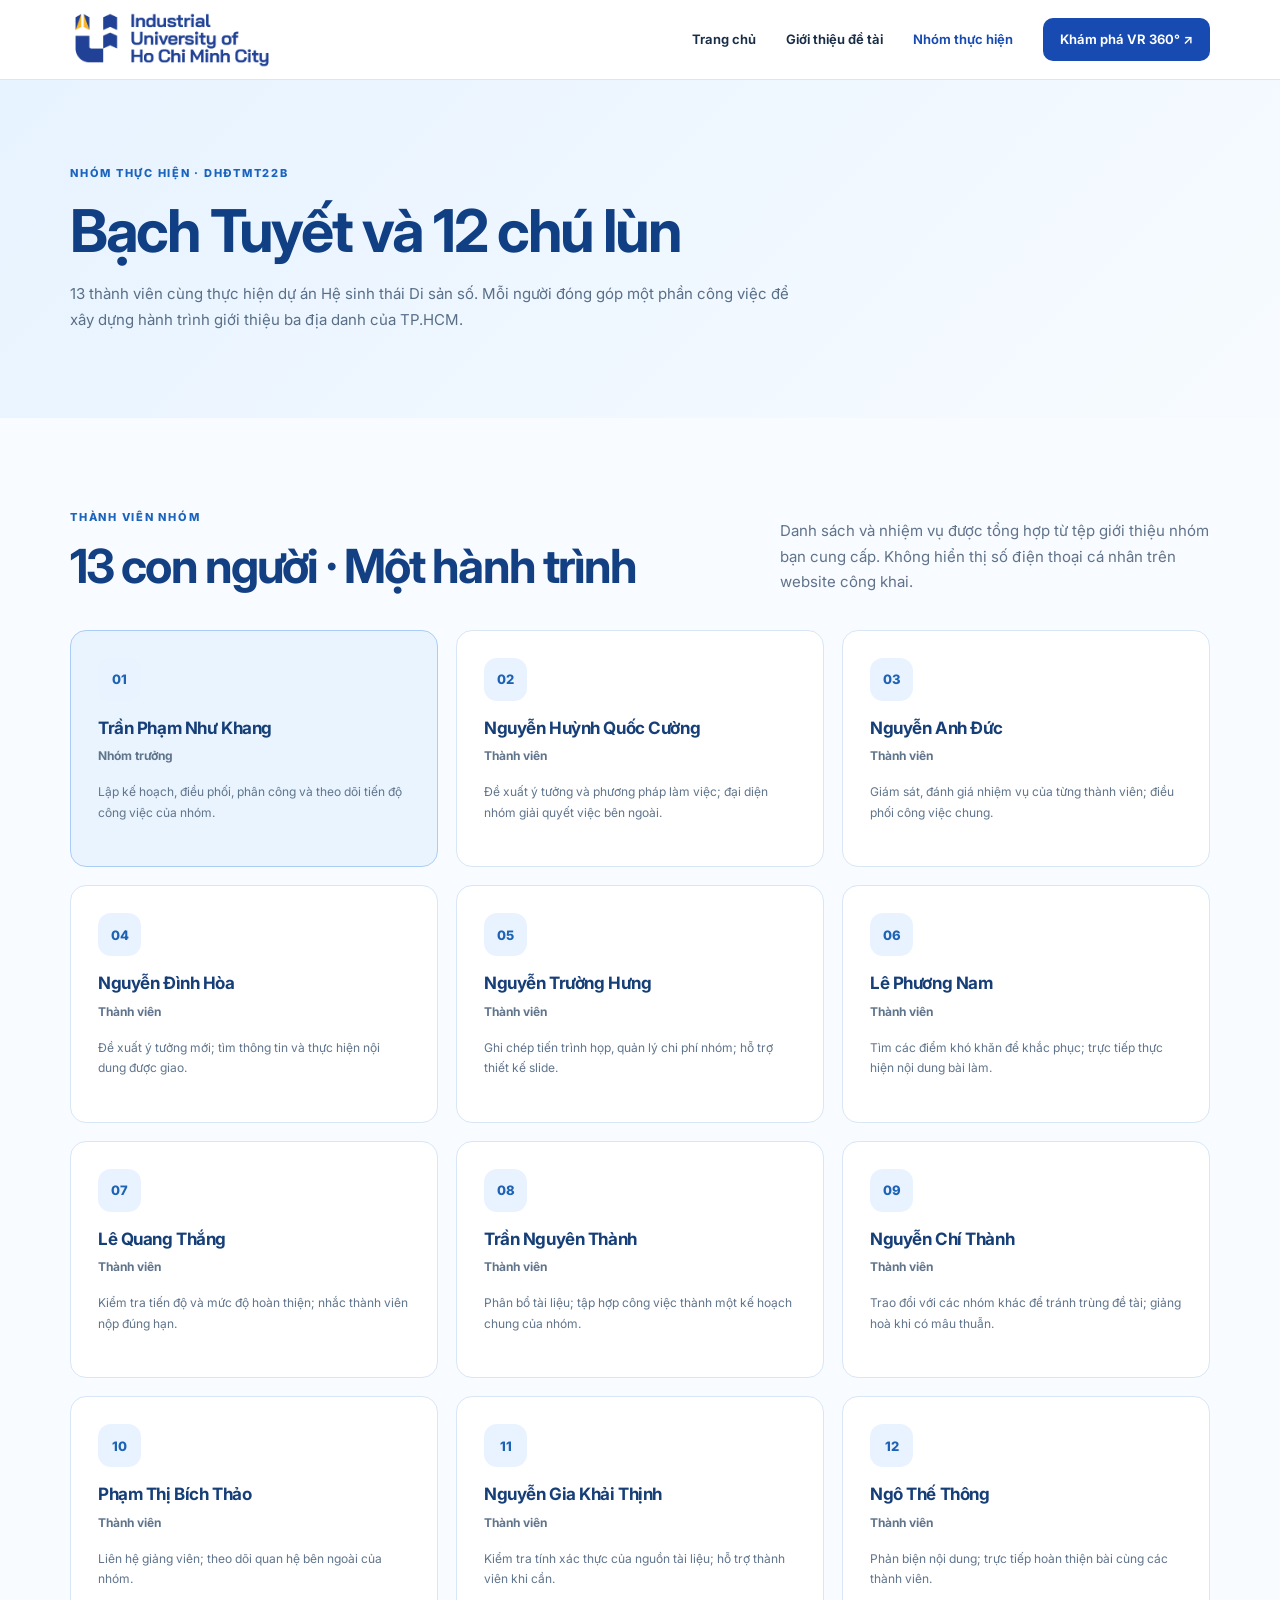
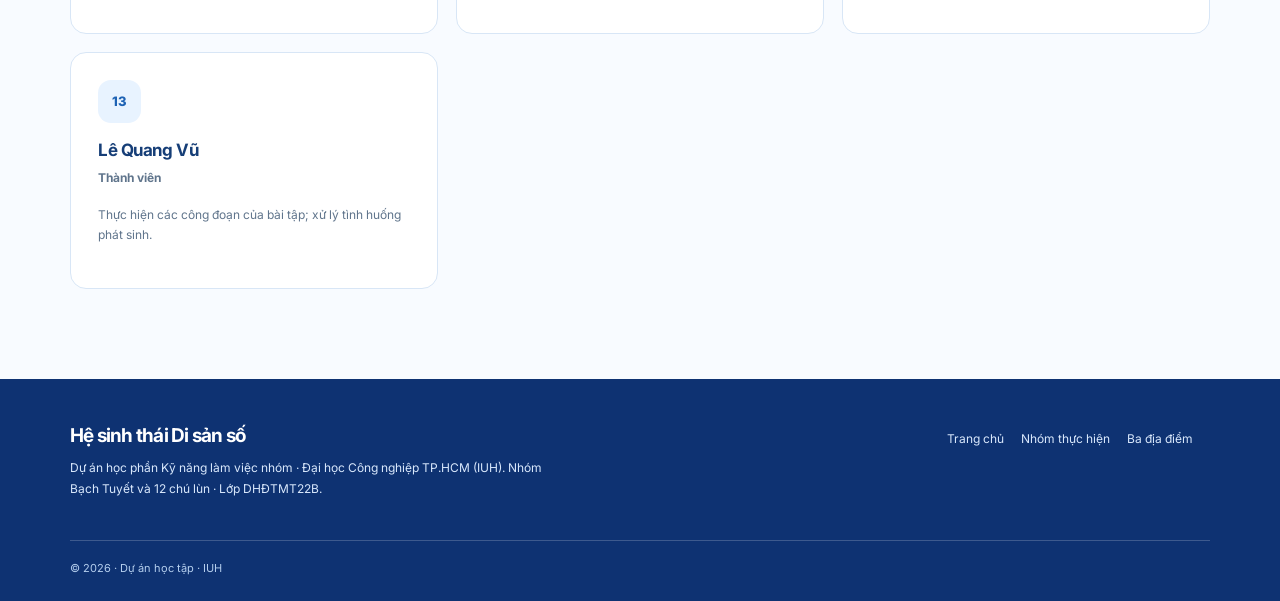
<file: nhom.html>
<!doctype html><html lang="vi"><head><meta charset="utf-8"><meta name="viewport" content="width=device-width,initial-scale=1"><meta name="description" content="Hệ sinh thái Di sản số – dự án VR 360° giới thiệu ba địa danh lịch sử và văn hóa của TP.HCM do nhóm sinh viên IUH thực hiện."><title>Nhóm thực hiện | Hệ sinh thái Di sản số</title><link rel="stylesheet" href="css/site.css"></head><body><header class="site-header"><div class="container nav-row"><a href="index.html" aria-label="Về trang chủ"><img class="school-logo" src="assets/logo/iuh.png" alt="Industrial University of Ho Chi Minh City - IUH"></a><button class="menu-btn" type="button" aria-label="Mở menu" aria-controls="menu" aria-expanded="false">☰</button><nav class="site-nav" id="menu"><a href="index.html" >Trang chủ</a><a href="index.html#de-tai">Giới thiệu đề tài</a><a href="nhom.html" class="active">Nhóm thực hiện</a><a class="nav-cta" href="index.html#dia-diem">Khám phá VR 360° ↗</a></nav></div></header><main><section class="team-hero"><div class="container"><div class="eyebrow">Nhóm thực hiện · DHĐTMT22B</div><h1>Bạch Tuyết và 12 chú lùn</h1><p>13 thành viên cùng thực hiện dự án Hệ sinh thái Di sản số. Mỗi người đóng góp một phần công việc để xây dựng hành trình giới thiệu ba địa danh của TP.HCM.</p></div></section><section class="section"><div class="container"><div class="section-head"><div><div class="eyebrow">Thành viên nhóm</div><h2>13 con người · Một hành trình</h2></div><p>Danh sách và nhiệm vụ được tổng hợp từ tệp giới thiệu nhóm bạn cung cấp. Không hiển thị số điện thoại cá nhân trên website công khai.</p></div><div class="team-list"><article class="member leader"><div class="member-number">01</div><h3>Trần Phạm Như Khang</h3><p><strong>Nhóm trưởng</strong></p><p>Lập kế hoạch, điều phối, phân công và theo dõi tiến độ công việc của nhóm.</p></article><article class="member "><div class="member-number">02</div><h3>Nguyễn Huỳnh Quốc Cường</h3><p><strong>Thành viên</strong></p><p>Đề xuất ý tưởng và phương pháp làm việc; đại diện nhóm giải quyết việc bên ngoài.</p></article><article class="member "><div class="member-number">03</div><h3>Nguyễn Anh Đức</h3><p><strong>Thành viên</strong></p><p>Giám sát, đánh giá nhiệm vụ của từng thành viên; điều phối công việc chung.</p></article><article class="member "><div class="member-number">04</div><h3>Nguyễn Đình Hòa</h3><p><strong>Thành viên</strong></p><p>Đề xuất ý tưởng mới; tìm thông tin và thực hiện nội dung được giao.</p></article><article class="member "><div class="member-number">05</div><h3>Nguyễn Trường Hưng</h3><p><strong>Thành viên</strong></p><p>Ghi chép tiến trình họp, quản lý chi phí nhóm; hỗ trợ thiết kế slide.</p></article><article class="member "><div class="member-number">06</div><h3>Lê Phương Nam</h3><p><strong>Thành viên</strong></p><p>Tìm các điểm khó khăn để khắc phục; trực tiếp thực hiện nội dung bài làm.</p></article><article class="member "><div class="member-number">07</div><h3>Lê Quang Thắng</h3><p><strong>Thành viên</strong></p><p>Kiểm tra tiến độ và mức độ hoàn thiện; nhắc thành viên nộp đúng hạn.</p></article><article class="member "><div class="member-number">08</div><h3>Trần Nguyên Thành</h3><p><strong>Thành viên</strong></p><p>Phân bổ tài liệu; tập hợp công việc thành một kế hoạch chung của nhóm.</p></article><article class="member "><div class="member-number">09</div><h3>Nguyễn Chí Thành</h3><p><strong>Thành viên</strong></p><p>Trao đổi với các nhóm khác để tránh trùng đề tài; giảng hoà khi có mâu thuẫn.</p></article><article class="member "><div class="member-number">10</div><h3>Phạm Thị Bích Thảo</h3><p><strong>Thành viên</strong></p><p>Liên hệ giảng viên; theo dõi quan hệ bên ngoài của nhóm.</p></article><article class="member "><div class="member-number">11</div><h3>Nguyễn Gia Khải Thịnh</h3><p><strong>Thành viên</strong></p><p>Kiểm tra tính xác thực của nguồn tài liệu; hỗ trợ thành viên khi cần.</p></article><article class="member "><div class="member-number">12</div><h3>Ngô Thế Thông</h3><p><strong>Thành viên</strong></p><p>Phản biện nội dung; trực tiếp hoàn thiện bài cùng các thành viên.</p></article><article class="member "><div class="member-number">13</div><h3>Lê Quang Vũ</h3><p><strong>Thành viên</strong></p><p>Thực hiện các công đoạn của bài tập; xử lý tình huống phát sinh.</p></article></div></div></section></main><footer class="footer"><div class="container"><div class="footer-row"><div><h3>Hệ sinh thái Di sản số</h3><p>Dự án học phần Kỹ năng làm việc nhóm · Đại học Công nghiệp TP.HCM (IUH). Nhóm Bạch Tuyết và 12 chú lùn · Lớp DHĐTMT22B.</p></div><div><a href="index.html">Trang chủ</a><a href="nhom.html">Nhóm thực hiện</a><a href="index.html#dia-diem">Ba địa điểm</a></div></div><div class="footer-bottom">© 2026 · Dự án học tập · IUH</div></div></footer><script>const toggle=document.querySelector('.menu-btn');toggle.addEventListener('click',()=>{const menu=document.querySelector('#menu');const opened=menu.classList.toggle('open');toggle.setAttribute('aria-expanded',opened);});</script></body></html>
</file>
<file: css/site.css>
@import url('https://fonts.googleapis.com/css2?family=Inter:wght@400;500;600;700;800&display=swap');
:root{--blue:#174bb2;--blue2:#2575d6;--navy:#102f68;--ice:#edf6ff;--line:#d8e6f6;--muted:#5f7289;--text:#192d47;--white:#fff}*{box-sizing:border-box}html{scroll-behavior:smooth}body{margin:0;background:#f8fbff;color:var(--text);font:15px/1.7 Inter,Arial,sans-serif}a{text-decoration:none;color:inherit}button{font:inherit;cursor:pointer}img{display:block;max-width:100%}h1,h2,h3{line-height:1.2;letter-spacing:-.04em;margin:0}p{margin:0 0 16px}.container{width:min(1140px,calc(100% - 40px));margin:auto}.site-header{background:#ffffffed;backdrop-filter:blur(18px);position:sticky;top:0;z-index:30;border-bottom:1px solid var(--line)}.nav-row{height:79px;display:flex;align-items:center;justify-content:space-between;gap:26px}.school-logo{width:220px;height:auto;max-height:58px;object-fit:contain;object-position:left center}.site-nav{display:flex;align-items:center;gap:30px;font-size:13px;font-weight:650}.site-nav a:hover,.site-nav a.active{color:var(--blue)}.site-nav .nav-cta{border-radius:10px;background:var(--blue);color:white;padding:10px 17px}.site-nav .nav-cta:hover{color:#fff;background:#0a387f}.menu-btn{display:none;border:1px solid var(--line);background:white;color:var(--blue);border-radius:10px;padding:6px 12px;font-size:22px}.eyebrow{color:#1b64bd;text-transform:uppercase;letter-spacing:.16em;font-size:11px;font-weight:800}.hero{position:relative;overflow:hidden;background:linear-gradient(120deg,#eaf6ff 0%,#f8fbff 52%,#e3f2ff 100%)}.hero::before{content:'';position:absolute;inset:auto -7% -260px auto;width:700px;height:700px;background:radial-gradient(circle,#81c1ff44 0%,transparent 65%)}.hero-layout{display:grid;grid-template-columns:1.12fr .88fr;align-items:center;gap:55px;padding:96px 0}.hero-copy{position:relative}.hero h1{font-size:clamp(42px,5.1vw,70px);color:#123a7b;font-weight:800;margin:19px 0 20px}.hero h1 span{color:#2082d8}.hero p{font-size:16px;color:#536a87;max-width:560px}.button{display:inline-flex;align-items:center;justify-content:center;gap:11px;padding:14px 22px;background:#1855b6;color:white;border:1px solid #1855b6;border-radius:11px;font-size:13px;font-weight:750;transition:.2s}.button:hover{background:#0d3c8c;transform:translateY(-2px)}.button.secondary{background:white;color:#174b9c;border-color:#c5d8ed}.button.secondary:hover{background:#f0f7ff}.hero-actions{display:flex;gap:12px;flex-wrap:wrap;margin-top:30px}.hero-art{position:relative;height:410px;min-width:0;border:10px solid white;border-radius:24px;overflow:hidden;box-shadow:0 26px 60px #195fa422}.hero-art img{width:100%;height:100%;object-fit:cover}.hero-art .hero-caption{position:absolute;bottom:16px;left:16px;right:16px;background:#ffffffea;backdrop-filter:blur(12px);border-radius:12px;padding:13px 18px;color:#16407e;font-weight:800;font-size:13px}.hero-caption small{display:block;font-weight:500;color:#687a91;font-size:11px}.section{padding:90px 0}.section.soft{background:#edf6ff}.section-head{display:flex;align-items:end;justify-content:space-between;gap:35px;margin-bottom:35px}.section-head h2{font-size:clamp(30px,3.8vw,47px);margin-top:11px;color:#133f83}.section-head p{max-width:430px;color:#60738a;margin:0}.cards{display:grid;grid-template-columns:repeat(3,minmax(0,1fr));gap:24px}.card{background:#fff;border:1px solid var(--line);border-radius:18px;overflow:hidden;box-shadow:0 8px 26px #235da70b;transition:transform .2s,box-shadow .2s}.card:hover{transform:translateY(-6px);box-shadow:0 22px 44px #235da720}.card-media{height:230px;position:relative;background:linear-gradient(135deg,#d5eaff,#eaf3ff);overflow:hidden}.card-media img{width:100%;height:100%;object-fit:cover;position:relative;z-index:2}.card-media .missing{position:absolute;inset:0;display:grid;place-items:center;color:#7796b5;font-size:12px;font-weight:600;text-align:center;padding:25px}.card-body{padding:24px}.card-number{display:inline-block;color:#2971c2;font-size:11px;font-weight:800;letter-spacing:.09em;margin-bottom:8px}.card h3{font-size:21px;margin:0 0 10px;color:#17417d;min-height:52px}.card p{font-size:13px;color:#667b93;min-height:65px}.card-link{display:inline-flex;align-items:center;gap:10px;color:#185bb1;font-size:13px;font-weight:800;margin-top:9px}.about-layout{display:grid;grid-template-columns:1.15fr .85fr;gap:68px;align-items:center}.about-layout h2{font-size:clamp(30px,3.7vw,45px);color:#133f83;margin:12px 0 18px}.about-layout p{color:#64788e}.about-stats{border-radius:23px;padding:38px;background:linear-gradient(135deg,#1555b2,#167fc9);color:white;display:grid;grid-template-columns:1fr 1fr;gap:25px}.about-stats strong{display:block;font-size:38px;line-height:1.1}.about-stats span{font-size:12px;color:#daebff}.team-hero{background:linear-gradient(135deg,#e7f3ff,#f7fbff);padding:84px 0 70px}.team-hero h1{color:#103f84;font-size:clamp(37px,5vw,59px);margin:13px 0 15px}.team-hero p{max-width:720px;color:#596f88}.team-list{display:grid;grid-template-columns:repeat(3,1fr);gap:18px}.member{padding:27px;border:1px solid var(--line);border-radius:16px;background:#fff;min-height:200px}.member-number{width:43px;height:43px;border-radius:13px;background:#e8f3ff;color:#1d62b4;display:grid;place-items:center;font-weight:800;font-size:13px;margin-bottom:17px}.member h3{font-size:17px;color:#163e77;margin-bottom:8px;letter-spacing:-.025em}.member p{font-size:12px;color:#60758c}.member.leader{background:#eaf4ff;border-color:#abcdf5}.footer{background:#0e3272;color:#d9e8fc;padding:46px 0 23px}.footer-row{display:flex;justify-content:space-between;gap:40px;align-items:start}.footer h3{font-size:19px;color:#fff;margin-bottom:10px}.footer p{font-size:12px;max-width:480px}.footer a{font-size:12px;margin-right:17px}.footer-bottom{border-top:1px solid #ffffff32;padding-top:18px;margin-top:25px;color:#b5cfee;font-size:11px}@media(max-width:950px){.hero-layout,.about-layout{grid-template-columns:1fr;gap:35px}.hero-layout{padding:65px 0}.hero-art{height:330px}.cards,.team-list{grid-template-columns:repeat(2,1fr)}}@media(max-width:650px){.container{width:calc(100% - 30px)}.nav-row{height:68px}.school-logo{width:169px}.menu-btn{display:block}.site-nav{display:none;position:absolute;top:67px;left:0;right:0;background:#fff;padding:20px;flex-direction:column;align-items:stretch;border-bottom:1px solid var(--line)}.site-nav.open{display:flex}.hero h1{font-size:42px}.hero-art{height:240px}.hero-layout{padding:50px 0}.section{padding:60px 0}.section-head{display:block}.section-head p{margin-top:13px}.cards,.team-list{grid-template-columns:1fr}.card h3,.card p{min-height:0}.footer-row{display:block}.footer a{display:inline-block;margin-top:10px}}
</file>
